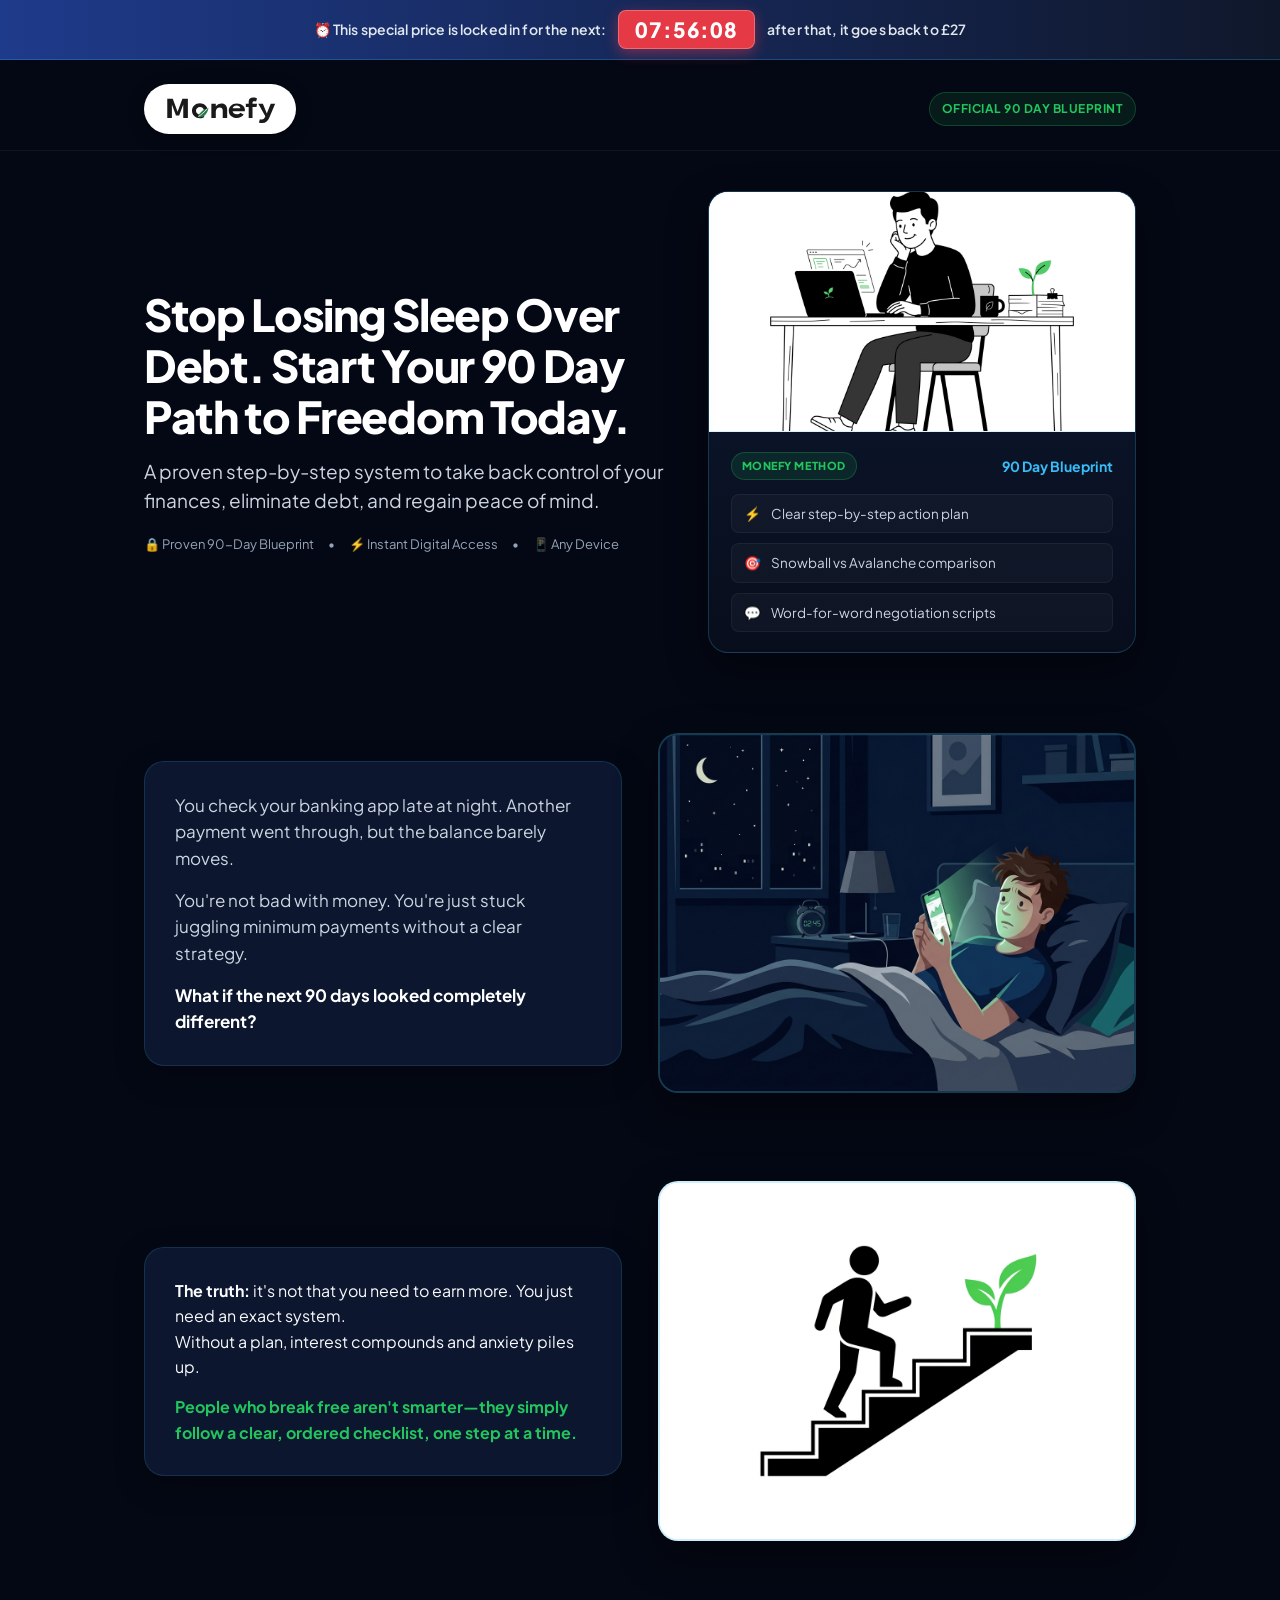
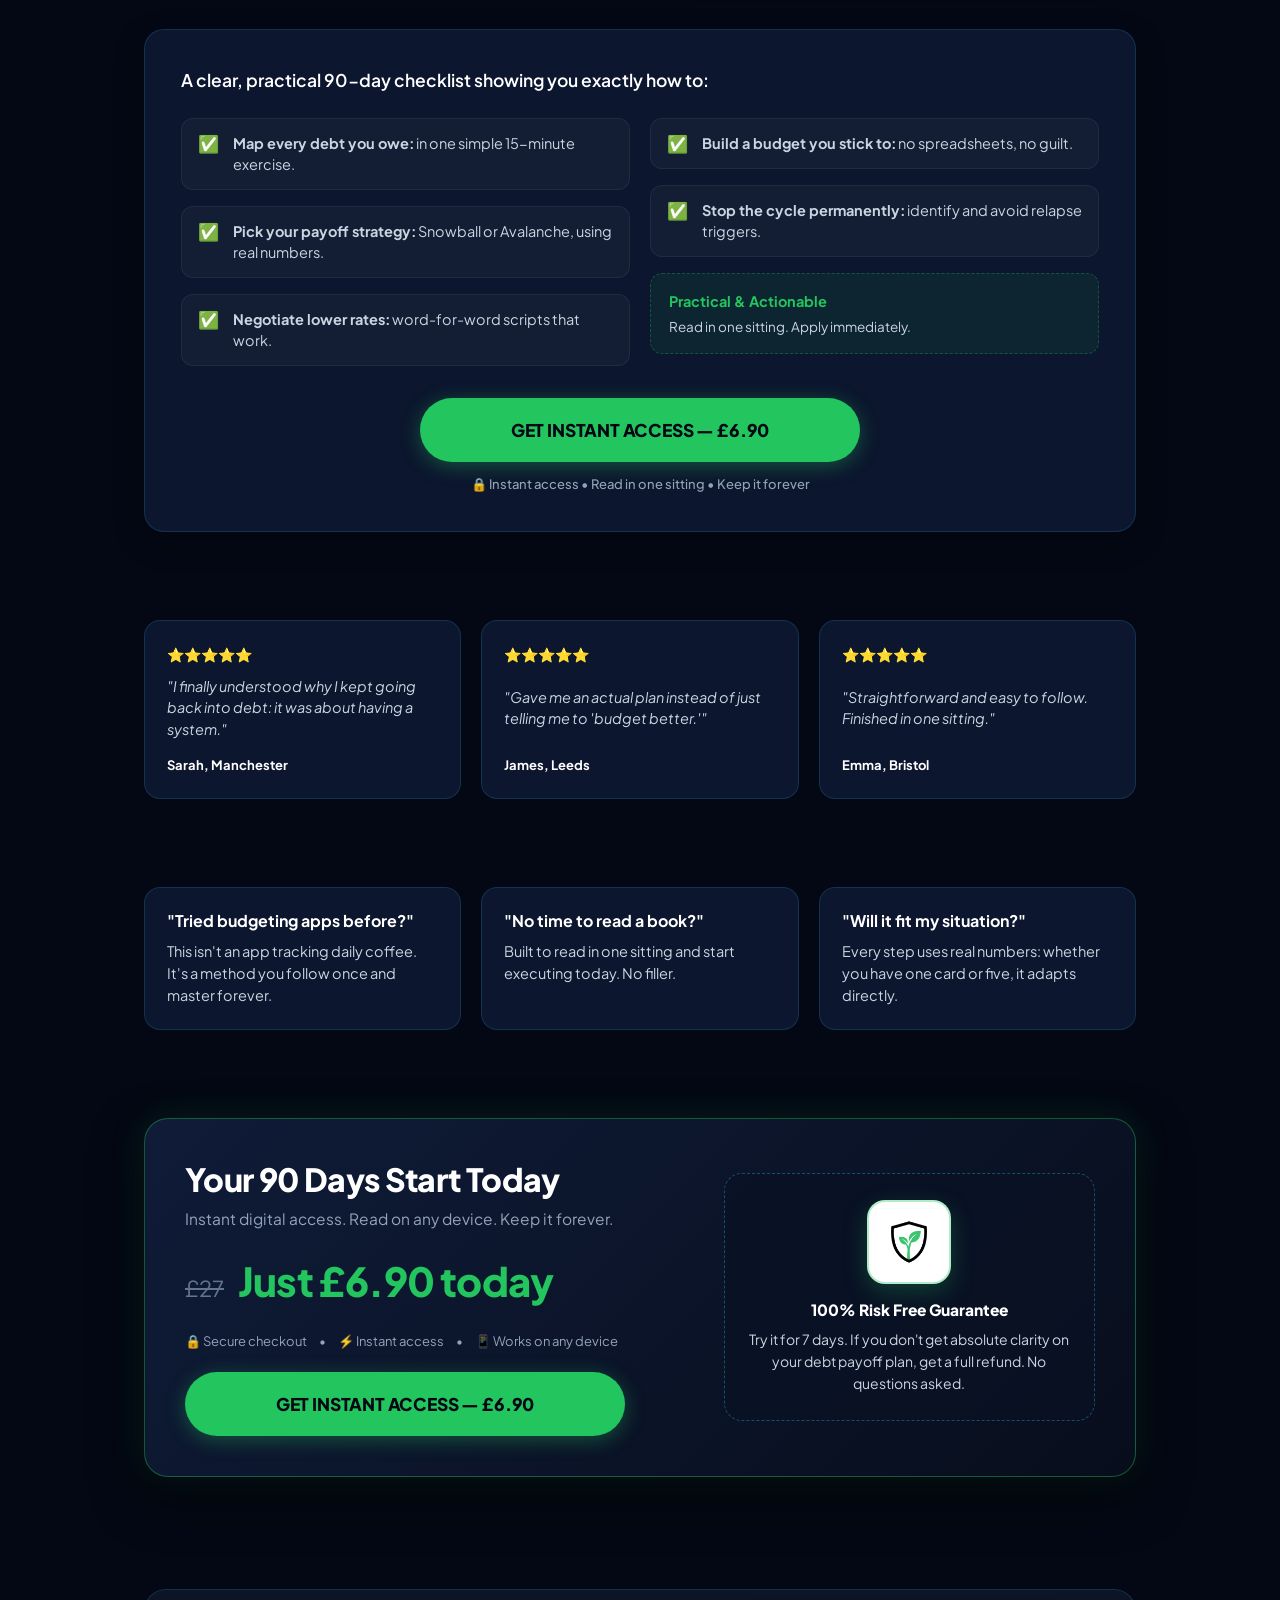
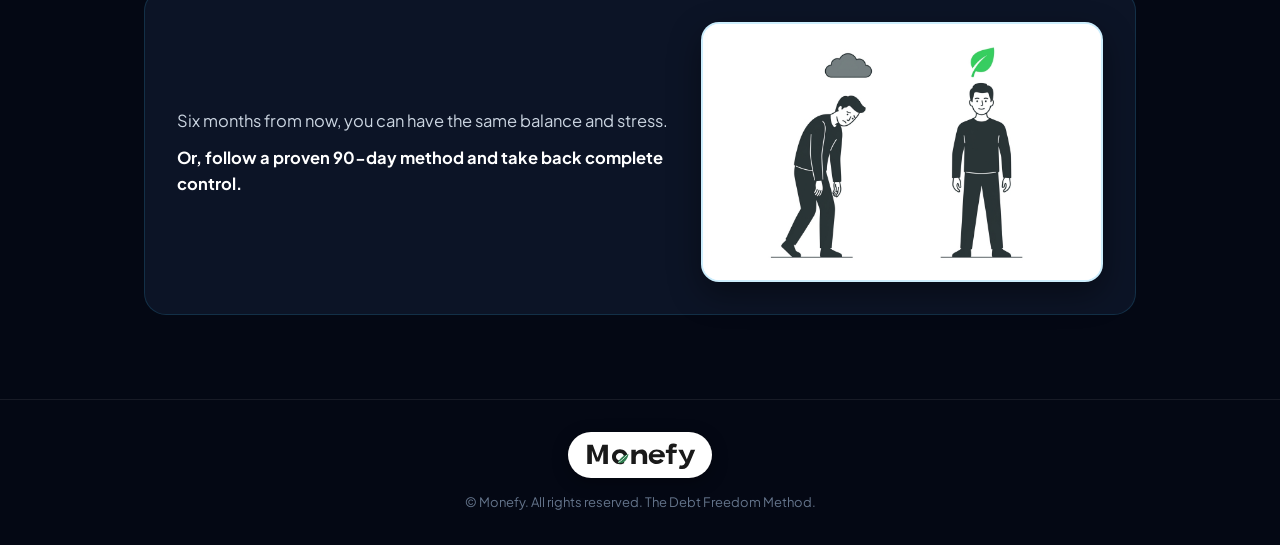
<file: index_standalone.html>
<!DOCTYPE html>
<html lang="en-GB">
<head>
  <meta charset="UTF-8">
  <meta name="viewport" content="width=device-width, initial-scale=1.0, viewport-fit=cover">
  <title>The Debt Freedom Method | Monefy</title>
  <meta name="description" content="Stop Losing Sleep Over Debt. Start Your 90 Day Path to Freedom Today with The Debt Freedom Method by Monefy.">
  <meta name="theme-color" content="#040814">
  <meta property="og:title" content="The Debt Freedom Method | Monefy">
  <meta property="og:description" content="Stop Losing Sleep Over Debt. Start Your 90 Day Path to Freedom Today.">
  <meta property="og:type" content="website">
  <meta property="og:site_name" content="Monefy">
  <meta name="twitter:card" content="summary_large_image">

  <!-- Sitemaps & AI Indexing -->
  <link rel="sitemap" type="application/xml" title="Sitemap" href="/sitemap.xml">
  <link rel="alternate" type="text/plain" title="LLMs Context" href="/llms.txt">

  <!-- Schema.org Structured Data -->
  <script type="application/ld+json">
  {
    "@context": "https://schema.org",
    "@type": "Product",
    "name": "The Debt Freedom Method",
    "description": "A proven 90-day step-by-step system to take back control of your finances, eliminate debt, and regain peace of mind.",
    "brand": {
      "@type": "Brand",
      "name": "Monefy"
    },
    "offers": {
      "@type": "Offer",
      "price": "6.90",
      "priceCurrency": "GBP",
      "availability": "https://schema.org/InStock",
      "url": "https://pay.hotmart.com/C107723786P?checkoutMode=10&bid=1790527187655"
    }
  }
  </script>

  <link rel="preconnect" href="https://fonts.googleapis.com">
  <link rel="preconnect" href="https://fonts.gstatic.com" crossorigin>
  <link href="https://fonts.googleapis.com/css2?family=Plus+Jakarta+Sans:wght@400;500;600;700;800&display=swap" rel="stylesheet">

  <style>
    :root {
      --bg-dark: #040814;
      --card-bg: rgba(16, 29, 58, 0.7);
      --card-border: rgba(56, 189, 248, 0.16);
      --text-main: #f8fafc;
      --text-soft: #cbd5e1;
      --text-muted: #94a3b8;
      --accent-green: #22c55e;
      --accent-green-hover: #16a34a;
      --accent-blue: #38bdf8;
      --accent-red: #e63946;
      --font-family: 'Plus Jakarta Sans', -apple-system, BlinkMacSystemFont, 'Segoe UI', Roboto, sans-serif;
    }

    * {
      box-sizing: border-box;
      margin: 0;
      padding: 0;
    }

    html {
      scroll-behavior: smooth;
      background-color: var(--bg-dark);
    }

    body {
      font-family: var(--font-family);
      background-color: var(--bg-dark);
      color: var(--text-main);
      line-height: 1.6;
      -webkit-font-smoothing: antialiased;
      overflow-x: hidden;
      min-height: 100vh;
    }

    .container {
      width: 100%;
      max-width: 1040px;
      margin: 0 auto;
      padding: 0 24px;
    }

    /* Urgency Banner */
    .urgency-banner {
      background: linear-gradient(90deg, #1e3a8a 0%, #0f172a 100%);
      border-bottom: 1px solid rgba(56, 189, 248, 0.25);
      color: #e2e8f0;
      font-size: 14px;
      font-weight: 600;
      text-align: center;
      padding: 10px 16px;
      position: sticky;
      top: 0;
      z-index: 50;
      letter-spacing: 0.01em;
      display: flex;
      align-items: center;
      justify-content: center;
      flex-wrap: wrap;
      gap: 6px;
    }

    /* Timer Pulse Animation */
    @keyframes timerPulse {
      0%, 100% {
        transform: scale(1);
      }
      50% {
        transform: scale(1.04);
      }
    }

    /* Timer Pill / Badge */
    .timer-badge {
      display: inline-flex;
      align-items: center;
      justify-content: center;
      background: var(--accent-red);
      color: #ffffff;
      padding: 8px 16px;
      border-radius: 8px;
      font-weight: 800;
      font-size: 21px;
      line-height: 1;
      letter-spacing: 0.04em;
      font-variant-numeric: tabular-nums;
      margin: 0 6px;
      box-shadow: 0 4px 14px rgba(230, 57, 70, 0.45);
      border: 1px solid rgba(255, 255, 255, 0.25);
      animation: timerPulse 1.5s ease-in-out infinite;
      vertical-align: middle;
    }

    /* Header */
    .header {
      padding: 24px 0 16px;
      border-bottom: 1px solid rgba(255, 255, 255, 0.05);
    }

    .header-content {
      display: flex;
      align-items: center;
      justify-content: space-between;
    }

    /* Monefy Official Logo Badge */
    .logo-badge {
      display: inline-flex;
      align-items: center;
      justify-content: center;
      background: #ffffff;
      padding: 8px 18px;
      border-radius: 9999px;
      box-shadow: 0 4px 16px rgba(0, 0, 0, 0.35);
      border: 1px solid rgba(255, 255, 255, 0.9);
      text-decoration: none;
      transition: transform 0.2s ease, box-shadow 0.2s ease;
    }

    .logo-badge:hover {
      transform: translateY(-1px);
      box-shadow: 0 6px 20px rgba(0, 0, 0, 0.45);
    }

    .monefy-logo-svg {
      height: 32px;
      width: auto;
      display: block;
    }

    .header-badge {
      font-size: 12px;
      font-weight: 700;
      color: var(--accent-green);
      background: rgba(34, 197, 94, 0.1);
      border: 1px solid rgba(34, 197, 94, 0.25);
      padding: 6px 12px;
      border-radius: 9999px;
      letter-spacing: 0.04em;
      text-transform: uppercase;
    }

    /* Typography & Spacing */
    .section-spacing {
      padding: 44px 0;
    }

    .headline {
      font-size: clamp(30px, 4vw, 44px);
      line-height: 1.15;
      font-weight: 800;
      color: #ffffff;
      letter-spacing: -0.03em;
      margin-bottom: 16px;
    }

    .subheadline {
      font-size: clamp(16px, 1.8vw, 19px);
      line-height: 1.5;
      color: var(--text-soft);
      font-weight: 400;
      margin-bottom: 20px;
    }

    .hero-section {
      padding: 40px 0 36px;
    }

    .grid-2col {
      display: grid;
      grid-template-columns: 1.1fr 0.9fr;
      gap: 40px;
      align-items: center;
    }

    .grid-2col-equal {
      display: grid;
      grid-template-columns: 1fr 1fr;
      gap: 36px;
      align-items: center;
    }

    .grid-3col {
      display: grid;
      grid-template-columns: repeat(3, 1fr);
      gap: 20px;
    }

    /* CTA Pulse Animation */
    @keyframes ctaPulse {
      0%, 100% {
        transform: scale(1);
      }
      50% {
        transform: scale(1.025);
      }
    }

    .cta-pulse-btn {
      animation: ctaPulse 2s ease-in-out infinite;
      transform-origin: center center;
      will-change: transform;
      display: inline-block;
      width: 100%;
      max-width: 440px;
    }

    .cta-pulse-btn:hover {
      animation-play-state: paused;
    }

    /* Primary CTA Button */
    .cta-button {
      display: flex;
      align-items: center;
      justify-content: center;
      width: 100%;
      background-color: var(--accent-green);
      color: #040814;
      font-family: var(--font-family);
      font-size: 17.5px;
      font-weight: 800;
      letter-spacing: -0.01em;
      padding: 18px 28px;
      border-radius: 48px;
      text-decoration: none;
      box-shadow: 0 4px 20px rgba(34, 197, 94, 0.35);
      transition: background-color 0.2s ease, transform 0.2s ease, box-shadow 0.2s ease;
      cursor: pointer;
      user-select: none;
      text-align: center;
      border: none;
    }

    .cta-button:hover {
      background-color: var(--accent-green-hover);
      box-shadow: 0 6px 24px rgba(34, 197, 94, 0.5);
      transform: translateY(-1px);
    }

    .section-cta-center {
      display: flex;
      flex-direction: column;
      align-items: center;
      justify-content: center;
      text-align: center;
      margin-top: 32px;
      width: 100%;
    }

    .trust-badges-row {
      display: flex;
      align-items: center;
      gap: 14px;
      font-size: 13px;
      color: var(--text-muted);
      margin-top: 14px;
      flex-wrap: wrap;
    }

    .trust-badges-mini {
      margin-top: 12px;
      font-size: 13px;
      color: var(--text-muted);
      font-weight: 500;
    }

    /* Cards */
    .card {
      background: var(--card-bg);
      border: 1px solid var(--card-border);
      border-radius: 20px;
      padding: 30px;
      box-shadow: 0 10px 30px rgba(0, 0, 0, 0.25);
    }

    .story-card p {
      font-size: 17px;
      line-height: 1.55;
      color: var(--text-soft);
      margin-bottom: 16px;
    }

    .story-card p:last-child {
      margin-bottom: 0;
      color: #ffffff;
      font-weight: 700;
    }

    .visual-card {
      background: #ffffff;
      border: 2px solid rgba(56, 189, 248, 0.25);
      border-radius: 20px;
      overflow: hidden;
      box-shadow: 0 16px 40px rgba(0, 0, 0, 0.45);
      position: relative;
      display: flex;
      align-items: center;
      justify-content: center;
      transition: transform 0.3s ease, border-color 0.3s ease;
    }

    .visual-card:hover {
      transform: translateY(-2px);
      border-color: var(--accent-green);
    }

    .visual-card-dark {
      background: #090e1a;
      border: 2px solid rgba(56, 189, 248, 0.25);
    }

    .visual-img {
      width: 100%;
      height: 100%;
      object-fit: cover;
      display: block;
    }

    /* Hero Visual Card */
    .hero-visual-card {
      background: linear-gradient(180deg, rgba(16, 29, 58, 0.85) 0%, rgba(8, 14, 28, 0.95) 100%);
      border: 1px solid rgba(56, 189, 248, 0.22);
      border-radius: 20px;
      overflow: hidden;
      box-shadow: 0 16px 40px rgba(0, 0, 0, 0.45);
    }

    .hero-img-wrap {
      background: #ffffff;
      height: 240px;
      overflow: hidden;
      display: flex;
      align-items: center;
      justify-content: center;
      border-bottom: 1px solid rgba(56, 189, 248, 0.18);
    }

    .hero-img-wrap img {
      width: 100%;
      height: 100%;
      object-fit: cover;
      display: block;
    }

    .hero-card-info {
      padding: 20px 22px;
    }

    .hero-card-header {
      display: flex;
      align-items: center;
      justify-content: space-between;
      margin-bottom: 14px;
    }

    .summary-badge {
      font-size: 11px;
      font-weight: 800;
      color: var(--accent-green);
      background: rgba(34, 197, 94, 0.12);
      border: 1px solid rgba(34, 197, 94, 0.25);
      padding: 4px 10px;
      border-radius: 9999px;
      text-transform: uppercase;
      letter-spacing: 0.05em;
    }

    .summary-pricing {
      font-size: 14px;
      font-weight: 700;
      color: var(--accent-blue);
    }

    .hero-features-list {
      display: flex;
      flex-direction: column;
      gap: 10px;
    }

    .hero-feature-item {
      display: flex;
      align-items: center;
      gap: 10px;
      font-size: 13.5px;
      color: var(--text-soft);
      background: rgba(255, 255, 255, 0.03);
      border: 1px solid rgba(255, 255, 255, 0.05);
      padding: 8px 12px;
      border-radius: 8px;
    }

    /* Solution Checklist */
    .solution-card-distributed {
      padding: 36px;
    }

    .solution-intro {
      font-size: 17.5px;
      color: #ffffff;
      font-weight: 600;
      margin-bottom: 24px;
    }

    .solution-checklist-grid {
      display: grid;
      grid-template-columns: 1fr 1fr;
      gap: 20px;
    }

    .checklist-col {
      display: flex;
      flex-direction: column;
      gap: 16px;
    }

    .checklist-box {
      display: flex;
      align-items: flex-start;
      gap: 14px;
      background: rgba(255, 255, 255, 0.03);
      border: 1px solid rgba(255, 255, 255, 0.06);
      padding: 14px 16px;
      border-radius: 12px;
      font-size: 14.5px;
      color: var(--text-soft);
      line-height: 1.45;
    }

    .checklist-icon {
      font-size: 17px;
      line-height: 1.2;
      flex-shrink: 0;
    }

    .solution-highlight-box {
      background: rgba(34, 197, 94, 0.08);
      border: 1px dashed rgba(34, 197, 94, 0.3);
      padding: 16px 18px;
      border-radius: 12px;
    }

    .solution-highlight-box strong {
      display: block;
      color: var(--accent-green);
      font-size: 14.5px;
      margin-bottom: 4px;
    }

    .solution-highlight-box p {
      font-size: 13.5px;
      color: var(--text-soft);
      line-height: 1.4;
    }

    /* Reviews */
    .reviews-grid {
      display: grid;
      grid-template-columns: repeat(3, 1fr);
      gap: 20px;
    }

    .review-card {
      background: var(--card-bg);
      border: 1px solid var(--card-border);
      border-radius: 16px;
      padding: 22px;
      display: flex;
      flex-direction: column;
      justify-content: space-between;
    }

    .review-stars {
      font-size: 14px;
      margin-bottom: 10px;
    }

    .review-text {
      font-size: 14.5px;
      line-height: 1.5;
      color: var(--text-soft);
      margin-bottom: 14px;
      font-style: italic;
    }

    .review-author {
      font-size: 13px;
      font-weight: 700;
      color: #ffffff;
    }

    /* Objections FAQ */
    .faq-item {
      background: var(--card-bg);
      border: 1px solid var(--card-border);
      border-radius: 16px;
      padding: 22px;
    }

    .faq-q {
      font-size: 16px;
      font-weight: 700;
      color: #ffffff;
      margin-bottom: 10px;
      line-height: 1.35;
    }

    .faq-a {
      font-size: 14.5px;
      line-height: 1.5;
      color: var(--text-soft);
    }

    /* Offer Section */
    .offer-container-grid {
      position: static;
      display: grid;
      grid-template-columns: 1.15fr 0.85fr;
      gap: 36px;
      align-items: center;
      background: linear-gradient(135deg, rgba(16, 29, 58, 0.95) 0%, rgba(8, 14, 28, 0.95) 100%);
      border: 1.5px solid rgba(34, 197, 94, 0.4);
      border-radius: 24px;
      padding: 40px;
      box-shadow: 0 20px 50px rgba(0, 0, 0, 0.5), 0 0 35px rgba(34, 197, 94, 0.15);
    }

    .offer-title {
      font-size: clamp(24px, 3vw, 32px);
      font-weight: 800;
      color: #ffffff;
      letter-spacing: -0.02em;
      margin-bottom: 8px;
      line-height: 1.25;
    }

    .offer-subtext {
      font-size: 15.5px;
      color: var(--text-muted);
      margin-bottom: 18px;
    }

    .price-wrap {
      display: flex;
      align-items: baseline;
      gap: 14px;
      margin-bottom: 18px;
    }

    .old-price {
      font-size: 22px;
      color: #64748b;
      text-decoration: line-through;
    }

    .current-price {
      font-size: 40px;
      font-weight: 800;
      color: var(--accent-green);
      letter-spacing: -0.02em;
    }

    .trust-badges {
      font-size: 13px;
      color: var(--text-muted);
      margin-bottom: 20px;
      display: flex;
      align-items: center;
      gap: 12px;
      flex-wrap: wrap;
    }

    .guarantee-side-box {
      background: rgba(10, 18, 36, 0.75);
      border: 1px dashed rgba(56, 189, 248, 0.35);
      border-radius: 18px;
      padding: 26px 20px;
      text-align: center;
      display: flex;
      flex-direction: column;
      align-items: center;
      justify-content: center;
    }

    .guarantee-shield-frame {
      width: 84px;
      height: 84px;
      border-radius: 18px;
      overflow: hidden;
      margin-bottom: 14px;
      background: #ffffff;
      border: 2px solid rgba(34, 197, 94, 0.35);
      box-shadow: 0 8px 24px rgba(34, 197, 94, 0.25);
      display: flex;
      align-items: center;
      justify-content: center;
      padding: 6px;
    }

    .guarantee-shield-img {
      width: 100%;
      height: 100%;
      object-fit: contain;
      display: block;
    }

    .guarantee-badge-title {
      font-size: 15.5px;
      font-weight: 800;
      color: #ffffff;
      margin-bottom: 6px;
    }

    .guarantee-side-box p {
      font-size: 14px;
      line-height: 1.55;
      color: var(--text-soft);
    }

    /* Closing Banner Grid */
    .closing-grid {
      display: grid;
      grid-template-columns: 1.1fr 0.9fr;
      gap: 32px;
      align-items: center;
      background: rgba(15, 23, 42, 0.85);
      border: 1px solid var(--card-border);
      border-radius: 22px;
      padding: 32px;
      margin: 24px 0 40px;
    }

    .closing-grid p {
      font-size: 16.5px;
      line-height: 1.55;
      color: var(--text-soft);
      margin-bottom: 12px;
    }

    .closing-grid p:nth-child(2) {
      font-weight: 700;
      color: #ffffff;
      margin-bottom: 0;
    }

    .closing-img-card {
      background: #ffffff;
      border: 2px solid rgba(56, 189, 248, 0.25);
      border-radius: 18px;
      overflow: hidden;
      height: 260px;
      box-shadow: 0 12px 32px rgba(0, 0, 0, 0.4);
      display: flex;
      align-items: center;
      justify-content: center;
    }

    .closing-img-card img {
      width: 100%;
      height: 100%;
      object-fit: cover;
      display: block;
    }

    /* Footer */
    .footer {
      border-top: 1px solid rgba(255, 255, 255, 0.08);
      padding: 32px 0;
      text-align: center;
      font-size: 13px;
      color: #64748b;
    }

    /* Responsive */
    @media (max-width: 900px) {
      .grid-2col,
      .grid-2col-equal,
      .offer-container-grid,
      .closing-grid,
      .solution-checklist-grid,
      .reviews-grid,
      .grid-3col {
        grid-template-columns: 1fr;
        gap: 24px;
      }
      .offer-container-grid,
      .closing-grid,
      .solution-card-distributed {
        padding: 24px 18px;
      }
      .timer-badge {
        font-size: 18px;
        padding: 6px 12px;
      }
    }
  </style>
</head>
<body>
  <!-- Urgency Sticky Bar with Enhanced Timer -->
  <aside class="urgency-banner" id="urgency-banner" role="alert">
    <span>⏰ This special price is locked in for the next:</span>
    <span class="timer-badge" id="countdown-timer">00:59:00</span>
    <span>after that, it goes back to £27</span>
  </aside>

  <!-- Header -->
  <header class="header">
    <div class="container">
      <div class="header-content">
        <a href="#offer" aria-label="Monefy Homepage" class="logo-badge">
          <!-- Official Monefy Logo -->
          <svg class="monefy-logo-svg" viewBox="0 0 320 90" height="32" width="auto" fill="none" xmlns="http://www.w3.org/2000/svg" role="img" aria-label="Monefy logo">
            <path d="M 12 70 L 12 16 L 27.5 16 L 41 53 L 54.5 16 L 70 16 L 70 70 L 57 70 L 57 32.5 L 45.5 63.5 L 36.5 63.5 L 25 32.5 L 25 70 Z" fill="#1a1a1a"/>
            <g>
              <path fill-rule="evenodd" clip-rule="evenodd" d="M 104 29 C 91.3 29 81.5 38.3 81.5 50 C 81.5 61.7 91.3 71 104 71 C 108.6 71 112.8 69.7 116.4 67.4 L 111.8 58.2 C 109.5 59.6 106.8 60.4 104 60.4 C 97.4 60.4 92.8 55.4 92.8 50 C 92.8 44.6 97.4 39.6 104 39.6 C 110.3 39.6 114.6 44 115.4 49.5 L 125.8 46.8 C 123.6 37 115 29 104 29 Z" fill="#1a1a1a"/>
              <path d="M 98 67 C 104 69.8 112.5 67.5 118.8 61.8 C 124.5 56 127.2 48.5 127.8 42.5 C 122 43.5 114.2 47 108 52.8 C 101.5 58.8 98.6 65 98 67 Z" fill="#2e7d4f"/>
              <path d="M 100.5 65.5 C 106.5 62.5 114 55 124 45" stroke="#FFFFFF" stroke-width="2.2" stroke-linecap="round"/>
            </g>
            <path d="M 136 30 L 148.5 30 L 148.5 37.5 C 152 32.5 158 29.5 165 29.5 C 175 29.5 180.5 36.5 180.5 47.5 L 180.5 70 L 168 70 L 168 49 C 168 43.5 165 40.5 159.5 40.5 C 153.5 40.5 148.5 45 148.5 52 L 148.5 70 L 136 70 Z" fill="#1a1a1a"/>
            <path fill-rule="evenodd" clip-rule="evenodd" d="M 207 29.5 C 194.5 29.5 185 39 185 50 C 185 61.8 194.5 70.5 207.5 70.5 C 215.8 70.5 222.8 66.8 227 60.5 L 217.5 55.2 C 215.2 58.4 211.5 60 207.5 60 C 201.2 60 196.8 56.5 195.8 51.5 L 230 51.5 C 230.3 50.2 230.5 48.8 230.5 47.5 C 230.5 38.2 222.2 29.5 207 29.5 Z M 196 43 C 197.5 38.2 201.5 35.5 207 35.5 C 212.5 35.5 216.5 38.2 217.8 43 Z" fill="#1a1a1a"/>
            <path d="M 241 70 L 241 39.5 L 233 39.5 L 233 30 L 241 30 L 241 24.5 C 241 16.8 245.8 12.8 254 12.8 C 258 12.8 261.8 13.8 264.5 15.2 L 261.8 24.2 C 260 23.5 258 23 256 23 C 253 23 251.8 24.5 251.8 28.5 L 251.8 30 L 264.5 30 L 263 39.5 L 251.8 39.5 L 251.8 70 Z" fill="#1a1a1a"/>
            <path d="M 268 30 L 281 30 L 292 57.5 L 303 30 L 315.5 30 L 299.5 68 C 295.2 78.5 289.2 84.5 279 84.5 C 275.5 84.5 272 83.8 269.8 82.8 L 272.5 73.5 C 274 74.2 276 74.8 277.8 74.8 C 282.8 74.8 285.5 71.5 287.8 65.5 L 268 30 Z" fill="#1a1a1a"/>
          </svg>
        </a>
        <span class="header-badge">Official 90 Day Blueprint</span>
      </div>
    </div>
  </header>

  <main>
    <!-- Hero Section -->
    <section class="hero-section">
      <div class="container">
        <div class="grid-2col">
          <div>
            <h1 class="headline">
              Stop Losing Sleep Over Debt. Start Your 90 Day Path to Freedom Today.
            </h1>

            <p class="subheadline">
              A proven step-by-step system to take back control of your finances, eliminate debt, and regain peace of mind.
            </p>

            <div class="trust-badges-row">
              <span>🔒 Proven 90-Day Blueprint</span>
              <span>•</span>
              <span>⚡ Instant Digital Access</span>
              <span>•</span>
              <span>📱 Any Device</span>
            </div>
          </div>

          <!-- Hero Visual Card -->
          <div class="hero-visual-card">
            <div class="hero-img-wrap">
              <img src="src/assets/images/monefy_learning_1790513998991.jpg" alt="Studying finances with The Debt Freedom Method by Monefy" class="visual-img" width="800" height="533">
            </div>
            <div class="hero-card-info">
              <div class="hero-card-header">
                <span class="summary-badge">Monefy Method</span>
                <span class="summary-pricing">90 Day Blueprint</span>
              </div>
              <div class="hero-features-list">
                <div class="hero-feature-item">
                  <span>⚡</span> <span>Clear step-by-step action plan</span>
                </div>
                <div class="hero-feature-item">
                  <span>🎯</span> <span>Snowball vs Avalanche comparison</span>
                </div>
                <div class="hero-feature-item">
                  <span>💬</span> <span>Word-for-word negotiation scripts</span>
                </div>
              </div>
            </div>
          </div>
        </div>
      </div>
    </section>

    <!-- História de Identificação -->
    <section class="section-spacing">
      <div class="container">
        <div class="grid-2col-equal">
          <div class="card story-card">
            <p>
              You check your banking app late at night. Another payment went through, but the balance barely moves.
            </p>
            <p>
              You're not bad with money. You're just stuck juggling minimum payments without a clear strategy.
            </p>
            <p>
              What if the next 90 days looked completely different?
            </p>
          </div>
          <div class="visual-card visual-card-dark" style="height: 360px;">
            <img src="src/assets/images/monefy_night_phone_1790514924914.jpg" alt="Late night banking check in bed with glowing phone screen" class="visual-img" width="800" height="533" loading="lazy">
          </div>
        </div>
      </div>
    </section>

    <!-- Agitação do Problema -->
    <section class="section-spacing">
      <div class="container">
        <div class="grid-2col-equal">
          <div class="card">
            <p>
              <strong>The truth:</strong> it's not that you need to earn more. You just need an exact system.
            </p>
            <p>
              Without a plan, interest compounds and anxiety piles up.
            </p>
            <p style="margin-top: 14px; color: var(--accent-green); font-weight: 700;">
              People who break free aren't smarter—they simply follow a clear, ordered checklist, one step at a time.
            </p>
          </div>
          <div class="visual-card" style="height: 360px;">
            <img src="src/assets/images/monefy_steps_1790514012017.jpg" alt="A clear list of steps to debt freedom done in order one at a time" class="visual-img" width="800" height="533" loading="lazy">
          </div>
        </div>
      </div>
    </section>

    <!-- Apresentação da Solução -->
    <section class="section-spacing">
      <div class="container">
        <div class="card solution-card-distributed">
          <p class="solution-intro">
            A clear, practical 90-day checklist showing you exactly how to:
          </p>

          <div class="solution-checklist-grid">
            <div class="checklist-col">
              <div class="checklist-box">
                <span class="checklist-icon">✅</span>
                <div>
                  <strong>Map every debt you owe:</strong> in one simple 15-minute exercise.
                </div>
              </div>
              <div class="checklist-box">
                <span class="checklist-icon">✅</span>
                <div>
                  <strong>Pick your payoff strategy:</strong> Snowball or Avalanche, using real numbers.
                </div>
              </div>
              <div class="checklist-box">
                <span class="checklist-icon">✅</span>
                <div>
                  <strong>Negotiate lower rates:</strong> word-for-word scripts that work.
                </div>
              </div>
            </div>

            <div class="checklist-col">
              <div class="checklist-box">
                <span class="checklist-icon">✅</span>
                <div>
                  <strong>Build a budget you stick to:</strong> no spreadsheets, no guilt.
                </div>
              </div>
              <div class="checklist-box">
                <span class="checklist-icon">✅</span>
                <div>
                  <strong>Stop the cycle permanently:</strong> identify and avoid relapse triggers.
                </div>
              </div>
              <div class="solution-highlight-box">
                <strong>Practical & Actionable</strong>
                <p>Read in one sitting. Apply immediately.</p>
              </div>
            </div>
          </div>

          <!-- BOTÃO 1 DE 2: Logo após o bloco de benefícios -->
          <div class="section-cta-center">
            <div class="cta-pulse-btn">
              <a href="https://pay.hotmart.com/C107723786P?checkoutMode=10&bid=1790527187655" class="cta-button">GET INSTANT ACCESS — £6.90</a>
            </div>
            <div class="trust-badges-mini">
              🔒 Instant access • Read in one sitting • Keep it forever
            </div>
          </div>
        </div>
      </div>
    </section>

    <!-- Prova Social (3 Depoimentos) -->
    <section class="section-spacing">
      <div class="container">
        <div class="reviews-grid">
          <div class="review-card">
            <div class="review-stars">⭐⭐⭐⭐⭐</div>
            <p class="review-text">"I finally understood why I kept going back into debt: it was about having a system."</p>
            <p class="review-author">Sarah, Manchester</p>
          </div>

          <div class="review-card">
            <div class="review-stars">⭐⭐⭐⭐⭐</div>
            <p class="review-text">"Gave me an actual plan instead of just telling me to 'budget better.'"</p>
            <p class="review-author">James, Leeds</p>
          </div>

          <div class="review-card">
            <div class="review-stars">⭐⭐⭐⭐⭐</div>
            <p class="review-text">"Straightforward and easy to follow. Finished in one sitting."</p>
            <p class="review-author">Emma, Bristol</p>
          </div>
        </div>
      </div>
    </section>

    <!-- Quebra de Objeções -->
    <section class="section-spacing">
      <div class="container">
        <div class="grid-3col">
          <div class="faq-item">
            <h3 class="faq-q">"Tried budgeting apps before?"</h3>
            <p class="faq-a">This isn't an app tracking daily coffee. It's a method you follow once and master forever.</p>
          </div>

          <div class="faq-item">
            <h3 class="faq-q">"No time to read a book?"</h3>
            <p class="faq-a">Built to read in one sitting and start executing today. No filler.</p>
          </div>

          <div class="faq-item">
            <h3 class="faq-q">"Will it fit my situation?"</h3>
            <p class="faq-a">Every step uses real numbers: whether you have one card or five, it adapts directly.</p>
          </div>
        </div>
      </div>
    </section>

    <!-- Oferta Principal & Garantia (Única, fluxo normal) -->
    <section id="offer" class="section-spacing">
      <div class="container">
        <div class="offer-container-grid">
          <div>
            <h2 class="offer-title">Your 90 Days Start Today</h2>
            <p class="offer-subtext">Instant digital access. Read on any device. Keep it forever.</p>

            <div class="price-wrap">
              <span class="old-price">£27</span>
              <span class="current-price">Just £6.90 today</span>
            </div>

            <div class="trust-badges">
              <span>🔒 Secure checkout</span>
              <span>•</span>
              <span>⚡ Instant access</span>
              <span>•</span>
              <span>📱 Works on any device</span>
            </div>

            <!-- BOTÃO 2 DE 2: Na seção de oferta final -->
            <div class="cta-pulse-btn">
              <a href="https://pay.hotmart.com/C107723786P?checkoutMode=10&bid=1790527187655" class="cta-button">GET INSTANT ACCESS — £6.90</a>
            </div>
          </div>

          <!-- Caixa de Garantia -->
          <div class="guarantee-side-box">
            <div class="guarantee-shield-frame">
              <img src="src/assets/images/monefy_shield_1790514024152.jpg" alt="Monefy 100% Risk Free Guarantee Shield with green leaf" class="guarantee-shield-img" width="180" height="180" loading="lazy">
            </div>
            <div class="guarantee-badge-title">100% Risk Free Guarantee</div>
            <p>
              Try it for 7 days. If you don't get absolute clarity on your debt payoff plan, get a full refund. No questions asked.
            </p>
          </div>
        </div>
      </div>
    </section>

    <!-- Fechamento Final -->
    <section class="section-spacing">
      <div class="container">
        <div class="closing-grid">
          <div>
            <p>
              Six months from now, you can have the same balance and stress.
            </p>
            <p>
              Or, follow a proven 90-day method and take back complete control.
            </p>
          </div>

          <div class="closing-img-card">
            <img src="src/assets/images/monefy_transformation_1790514947478.jpg" alt="Transformation from debt stress under a cloud to confidence with green leaf" width="800" height="533" loading="lazy">
          </div>
        </div>
      </div>
    </section>
  </main>

  <!-- Footer -->
  <footer class="footer">
    <div class="container" style="display: flex; flex-direction: column; align-items: center; gap: 14px;">
      <!-- Footer Logo -->
      <span class="logo-badge" style="padding: 6px 14px;">
        <svg class="monefy-logo-svg" viewBox="0 0 320 90" height="24" width="auto" fill="none" xmlns="http://www.w3.org/2000/svg" role="img" aria-label="Monefy logo">
          <path d="M 12 70 L 12 16 L 27.5 16 L 41 53 L 54.5 16 L 70 16 L 70 70 L 57 70 L 57 32.5 L 45.5 63.5 L 36.5 63.5 L 25 32.5 L 25 70 Z" fill="#1a1a1a"/>
          <g>
            <path fill-rule="evenodd" clip-rule="evenodd" d="M 104 29 C 91.3 29 81.5 38.3 81.5 50 C 81.5 61.7 91.3 71 104 71 C 108.6 71 112.8 69.7 116.4 67.4 L 111.8 58.2 C 109.5 59.6 106.8 60.4 104 60.4 C 97.4 60.4 92.8 55.4 92.8 50 C 92.8 44.6 97.4 39.6 104 39.6 C 110.3 39.6 114.6 44 115.4 49.5 L 125.8 46.8 C 123.6 37 115 29 104 29 Z" fill="#1a1a1a"/>
            <path d="M 98 67 C 104 69.8 112.5 67.5 118.8 61.8 C 124.5 56 127.2 48.5 127.8 42.5 C 122 43.5 114.2 47 108 52.8 C 101.5 58.8 98.6 65 98 67 Z" fill="#2e7d4f"/>
            <path d="M 100.5 65.5 C 106.5 62.5 114 55 124 45" stroke="#FFFFFF" stroke-width="2.2" stroke-linecap="round"/>
          </g>
          <path d="M 136 30 L 148.5 30 L 148.5 37.5 C 152 32.5 158 29.5 165 29.5 C 175 29.5 180.5 36.5 180.5 47.5 L 180.5 70 L 168 70 L 168 49 C 168 43.5 165 40.5 159.5 40.5 C 153.5 40.5 148.5 45 148.5 52 L 148.5 70 L 136 70 Z" fill="#1a1a1a"/>
          <path fill-rule="evenodd" clip-rule="evenodd" d="M 207 29.5 C 194.5 29.5 185 39 185 50 C 185 61.8 194.5 70.5 207.5 70.5 C 215.8 70.5 222.8 66.8 227 60.5 L 217.5 55.2 C 215.2 58.4 211.5 60 207.5 60 C 201.2 60 196.8 56.5 195.8 51.5 L 230 51.5 C 230.3 50.2 230.5 48.8 230.5 47.5 C 230.5 38.2 222.2 29.5 207 29.5 Z M 196 43 C 197.5 38.2 201.5 35.5 207 35.5 C 212.5 35.5 216.5 38.2 217.8 43 Z" fill="#1a1a1a"/>
          <path d="M 241 70 L 241 39.5 L 233 39.5 L 233 30 L 241 30 L 241 24.5 C 241 16.8 245.8 12.8 254 12.8 C 258 12.8 261.8 13.8 264.5 15.2 L 261.8 24.2 C 260 23.5 258 23 256 23 C 253 23 251.8 24.5 251.8 28.5 L 251.8 30 L 264.5 30 L 263 39.5 L 251.8 39.5 L 251.8 70 Z" fill="#1a1a1a"/>
          <path d="M 268 30 L 281 30 L 292 57.5 L 303 30 L 315.5 30 L 299.5 68 C 295.2 78.5 289.2 84.5 279 84.5 C 275.5 84.5 272 83.8 269.8 82.8 L 272.5 73.5 C 274 74.2 276 74.8 277.8 74.8 C 282.8 74.8 285.5 71.5 287.8 65.5 L 268 30 Z" fill="#1a1a1a"/>
        </svg>
      </span>
      <p>© Monefy. All rights reserved. The Debt Freedom Method.</p>
    </div>
  </footer>

  <script>
    // Midnight countdown timer
    function updateCountdown() {
      const now = new Date();
      const midnight = new Date();
      midnight.setHours(24, 0, 0, 0);
      let diffMs = midnight.getTime() - now.getTime();
      if (diffMs <= 0) diffMs = 0;
      const totalSeconds = Math.floor(diffMs / 1000);
      const hours = Math.floor(totalSeconds / 3600);
      const minutes = Math.floor((totalSeconds % 3600) / 60);
      const seconds = totalSeconds % 60;
      const pad = (n) => String(n).padStart(2, '0');
      const timerEl = document.getElementById('countdown-timer');
      if (timerEl) {
        timerEl.textContent = `${pad(hours)}:${pad(minutes)}:${pad(seconds)}`;
      }
    }
    updateCountdown();
    setInterval(updateCountdown, 1000);
  </script>
</body>
</html>
</file>
